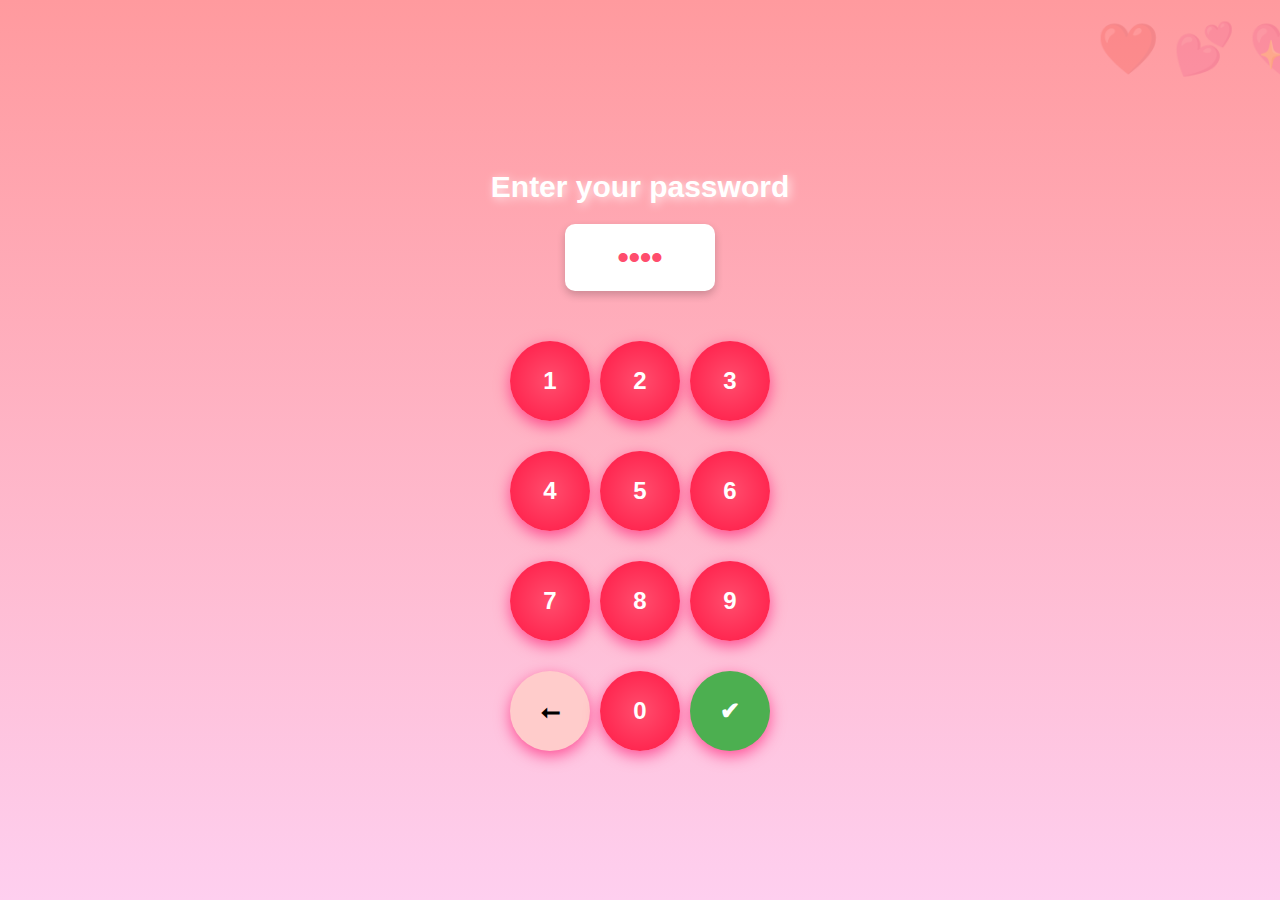
<file: index.html>
<!DOCTYPE html>
<html lang="en">

<head>
    <meta charset="UTF-8">
    <meta name="viewport" content="width=device-width, initial-scale=1.0">
    <title>Happy Valentine's Day</title>
    <style>
        /* General Styling */
        body {
            font-family: 'Poppins', sans-serif;
            text-align: center;
            background: linear-gradient(to bottom, #ff9a9e, #fecfef);
            margin: 0;
            padding: 0;
            color: #fff;
        }

        /* Heart Animation Background */
        body::before {
            content: "❤️ 💕 💖 💘 💝";
            font-size: 50px;
            position: absolute;
            width: 100%;
            top: 20px;
            text-align: center;
            opacity: 0.2;
        }

        /* Page Styling */
        .page {
            display: flex;
            flex-direction: column;
            justify-content: center;
            align-items: center;
            height: 100vh;
            transition: opacity 0.5s ease-in-out;
        }

        .hidden {
            display: none;
        }

        /* Header Styling */
        h1 {
            font-size: 30px;
            color: #fff;
            text-shadow: 2px 2px 10px rgba(255, 255, 255, 0.8);
        }

        /* Password Display Box */
        #password-display {
            font-size: 32px;
            margin-bottom: 15px;
            background: white;
            padding: 15px;
            width: 120px;
            border-radius: 10px;
            font-weight: bold;
            color: #ff4d6d;
            text-align: center;
            box-shadow: 0px 4px 8px rgba(0, 0, 0, 0.2);
        }

        /* Number Pad Grid */
        .numpad {
            display: grid;
            grid-template-columns: repeat(3, 80px);
            gap: 10px;
            margin-top: 15px;
        }

        /* Glowing Buttons */
        .numpad button {
            width: 80px;
            height: 80px;
            font-size: 24px;
            font-weight: bold;
            background: radial-gradient(circle, #ff4d6d, #ff1744);
            color: white;
            border: none;
            border-radius: 50%;
            cursor: pointer;
            box-shadow: 0px 5px 15px rgba(255, 0, 100, 0.6);
            transition: transform 0.2s, box-shadow 0.2s;
        }

        .numpad button:hover {
            transform: scale(1.1);
            box-shadow: 0px 8px 20px rgba(255, 0, 100, 0.8);
        }

        /* Special Buttons (Clear & Confirm) */
        .numpad button:nth-child(10) {
            background: #ffcccb;
            color: black;
        }

        .numpad button:nth-child(12) {
            background: #4CAF50;
        }

        /* Page 2: Image Gallery */
        .gallery {
            display: grid;
            grid-template-columns: repeat(3, 120px);
            gap: 12px;
            margin-top: 20px;
        }

        .gallery img {
            width: 120px;
            height: 120px;
            border-radius: 15px;
            box-shadow: 0px 4px 8px rgba(0, 0, 0, 0.2);
            transition: transform 0.3s ease-in-out;
        }

        .gallery img:hover {
            transform: scale(1.1);
        }

        /* Love Button */
        button {
            background: linear-gradient(to right, #ff416c, #ff4b2b);
            color: white;
            font-size: 20px;
            padding: 12px 25px;
            border-radius: 25px;
            border: none;
            cursor: pointer;
            margin-top: 20px;
            box-shadow: 0px 5px 10px rgba(255, 0, 100, 0.4);
            transition: transform 0.2s, box-shadow 0.2s;
        }

        button:hover {
            transform: scale(1.1);
            box-shadow: 0px 8px 20px rgba(255, 0, 100, 0.6);
        }

        /* Page 3: Final Love Message */
        .page p {
            font-size: 22px;
            font-weight: bold;
            background: rgba(255, 255, 255, 0.2);
            padding: 10px 20px;
            border-radius: 15px;
            color: white;
            text-shadow: 2px 2px 5px rgba(255, 255, 255, 0.7);
        }
    </style>
</head>

<body>

    <!-- Page 1: Password Entry -->
    <div id="page1" class="page">
        <h1>Enter your password</h1>
        <div id="password-display">••••</div>
        <div class="numpad">
            <button onclick="enterDigit(1)">1</button>
            <button onclick="enterDigit(2)">2</button>
            <button onclick="enterDigit(3)">3</button>
            <button onclick="enterDigit(4)">4</button>
            <button onclick="enterDigit(5)">5</button>
            <button onclick="enterDigit(6)">6</button>
            <button onclick="enterDigit(7)">7</button>
            <button onclick="enterDigit(8)">8</button>
            <button onclick="enterDigit(9)">9</button>
            <button onclick="clearPassword()">⭠</button>
            <button onclick="enterDigit(0)">0</button>
            <button onclick="checkPassword()">✔</button>
        </div>
    </div>

    <!-- Page 2: Image Gallery -->
    <div id="page2" class="page hidden">
        <h1>You & Me</h1>
        <div class="gallery">
            <img src="first.jpg" alt="Image 1">
            <img src="first.jpg" alt="Image 2">
            <img src="first.jpg" alt="Image 3">
            <img src="first.jpg" alt="Image 4">
            <img src="first.jpg" alt="Image 5">
            <img src="first.jpg" alt="Image 6">
        </div>
        <button onclick="goToPage3()">Next</button>
    </div>

    <!-- Page 3: Final Message -->
    <div id="page3" class="page hidden">
        <h1>I'm so lucky to have you ❤️</h1>
        <p>Happy Valentine's Day, my love!</p>
    </div>

    <script>
        let enteredPassword = "";
        const correctPassword = "1234";  // Change this to your actual password

        function enterDigit(digit) {
            if (enteredPassword.length < 4) {
                enteredPassword += digit;
                updatePasswordDisplay();
            }
        }

        function clearPassword() {
            enteredPassword = "";
            updatePasswordDisplay();
        }

        function updatePasswordDisplay() {
            let display = document.getElementById("password-display");
            display.textContent = enteredPassword.padEnd(4, "•"); // Mask password input
        }

        function checkPassword() {
            if (enteredPassword === correctPassword) {
                document.getElementById("page1").classList.add("hidden");
                document.getElementById("page2").classList.remove("hidden");
            } else {
                alert("Wrong password! Try again.");
                clearPassword();
            }
        }

        function goToPage3() {
            document.getElementById("page2").classList.add("hidden");
            document.getElementById("page3").classList.remove("hidden");
        }

    </script>
</body>

</html>
</file>
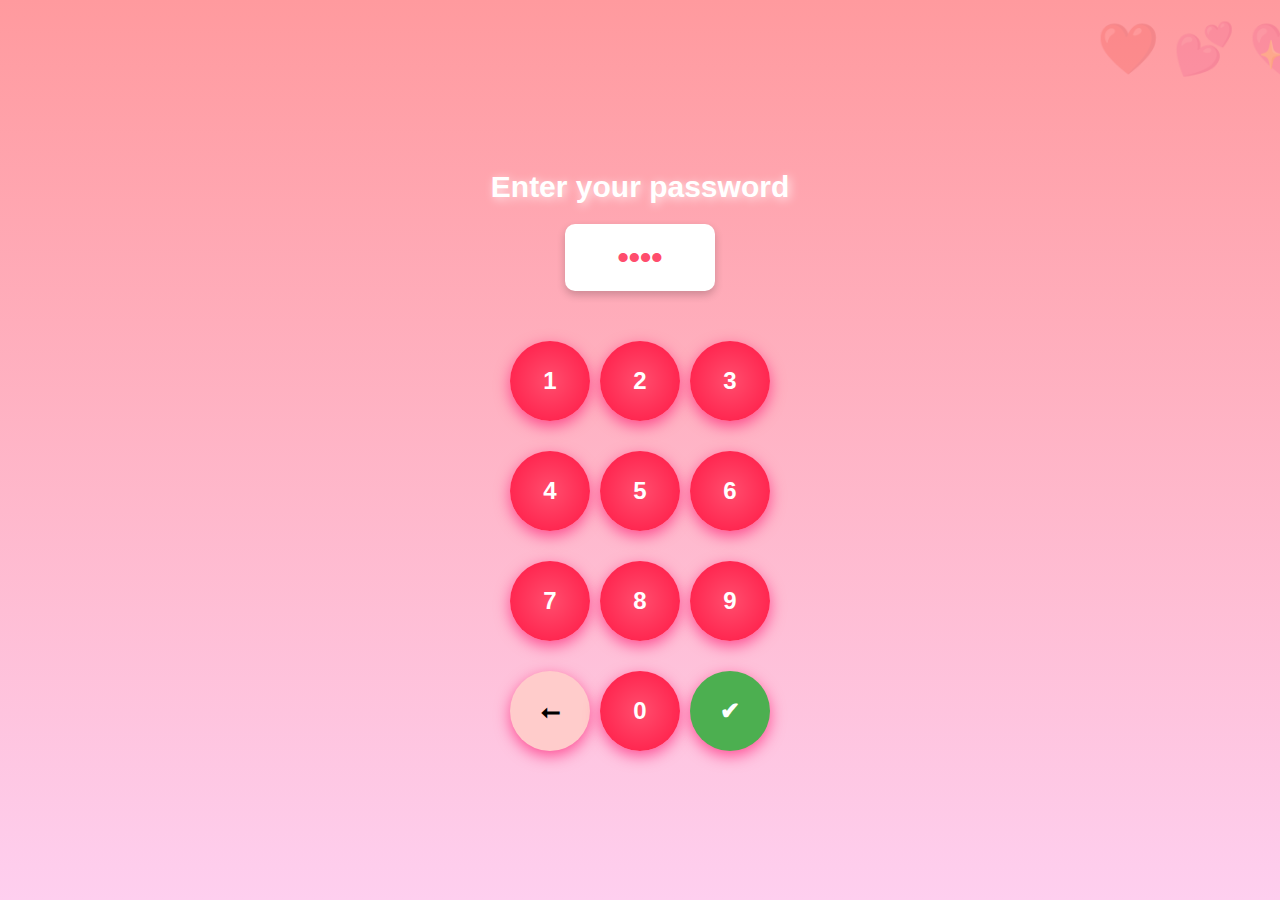
<file: suprise.html>
<!DOCTYPE html>
<html lang="en">

<head>
    <meta charset="UTF-8">
    <meta name="viewport" content="width=device-width, initial-scale=1.0">
    <title>Happy Valentine's Day</title>
    <link rel="stylesheet" href="suprise.css">
</head>

<body>

    <!-- Page 1: Password Entry -->
    <div id="page1" class="page">
        <h1>Enter your password</h1>
        <div id="password-display">••••</div>
        <div class="numpad">
            <button onclick="enterDigit(1)">1</button>
            <button onclick="enterDigit(2)">2</button>
            <button onclick="enterDigit(3)">3</button>
            <button onclick="enterDigit(4)">4</button>
            <button onclick="enterDigit(5)">5</button>
            <button onclick="enterDigit(6)">6</button>
            <button onclick="enterDigit(7)">7</button>
            <button onclick="enterDigit(8)">8</button>
            <button onclick="enterDigit(9)">9</button>
            <button onclick="clearPassword()">⭠</button>
            <button onclick="enterDigit(0)">0</button>
            <button onclick="checkPassword()">✔</button>
        </div>
    </div>

    <!-- Page 2: Image Gallery -->
    <div id="page2" class="page hidden">
        <h1>You & Me</h1>
        <div class="gallery">
            <img src="first.jpg" alt="Image 1">
            <img src="first.jpg" alt="Image 2">
            <img src="first.jpg" alt="Image 3">
            <img src="first.jpg" alt="Image 4">
            <img src="first.jpg" alt="Image 5">
            <img src="first.jpg" alt="Image 6">
        </div>
        <button onclick="goToPage3()">Next</button>
    </div>

    <!-- Page 3: Final Message -->
    <div id="page3" class="page hidden">
        <h1>I'm so lucky to have you ❤️</h1>
        <p>Happy Valentine's Day, my love!</p>
    </div>

    <script src="suprise.js"></script>
</body>

</html>
</file>
<file: suprise.css>
/* General Styling */
body {
    font-family: 'Poppins', sans-serif;
    text-align: center;
    background: linear-gradient(to bottom, #ff9a9e, #fecfef);
    margin: 0;
    padding: 0;
    color: #fff;
}

/* Heart Animation Background */
body::before {
    content: "❤️ 💕 💖 💘 💝";
    font-size: 50px;
    position: absolute;
    width: 100%;
    top: 20px;
    text-align: center;
    opacity: 0.2;
}

/* Page Styling */
.page {
    display: flex;
    flex-direction: column;
    justify-content: center;
    align-items: center;
    height: 100vh;
    transition: opacity 0.5s ease-in-out;
}

.hidden {
    display: none;
}

/* Header Styling */
h1 {
    font-size: 30px;
    color: #fff;
    text-shadow: 2px 2px 10px rgba(255, 255, 255, 0.8);
}

/* Password Display Box */
#password-display {
    font-size: 32px;
    margin-bottom: 15px;
    background: white;
    padding: 15px;
    width: 120px;
    border-radius: 10px;
    font-weight: bold;
    color: #ff4d6d;
    text-align: center;
    box-shadow: 0px 4px 8px rgba(0, 0, 0, 0.2);
}

/* Number Pad Grid */
.numpad {
    display: grid;
    grid-template-columns: repeat(3, 80px);
    gap: 10px;
    margin-top: 15px;
}

/* Glowing Buttons */
.numpad button {
    width: 80px;
    height: 80px;
    font-size: 24px;
    font-weight: bold;
    background: radial-gradient(circle, #ff4d6d, #ff1744);
    color: white;
    border: none;
    border-radius: 50%;
    cursor: pointer;
    box-shadow: 0px 5px 15px rgba(255, 0, 100, 0.6);
    transition: transform 0.2s, box-shadow 0.2s;
}

.numpad button:hover {
    transform: scale(1.1);
    box-shadow: 0px 8px 20px rgba(255, 0, 100, 0.8);
}

/* Special Buttons (Clear & Confirm) */
.numpad button:nth-child(10) {
    background: #ffcccb;
    color: black;
}

.numpad button:nth-child(12) {
    background: #4CAF50;
}

/* Page 2: Image Gallery */
.gallery {
    display: grid;
    grid-template-columns: repeat(3, 120px);
    gap: 12px;
    margin-top: 20px;
}

.gallery img {
    width: 120px;
    height: 120px;
    border-radius: 15px;
    box-shadow: 0px 4px 8px rgba(0, 0, 0, 0.2);
    transition: transform 0.3s ease-in-out;
}

.gallery img:hover {
    transform: scale(1.1);
}

/* Love Button */
button {
    background: linear-gradient(to right, #ff416c, #ff4b2b);
    color: white;
    font-size: 20px;
    padding: 12px 25px;
    border-radius: 25px;
    border: none;
    cursor: pointer;
    margin-top: 20px;
    box-shadow: 0px 5px 10px rgba(255, 0, 100, 0.4);
    transition: transform 0.2s, box-shadow 0.2s;
}

button:hover {
    transform: scale(1.1);
    box-shadow: 0px 8px 20px rgba(255, 0, 100, 0.6);
}

/* Page 3: Final Love Message */
.page p {
    font-size: 22px;
    font-weight: bold;
    background: rgba(255, 255, 255, 0.2);
    padding: 10px 20px;
    border-radius: 15px;
    color: white;
    text-shadow: 2px 2px 5px rgba(255, 255, 255, 0.7);
}
</file>
